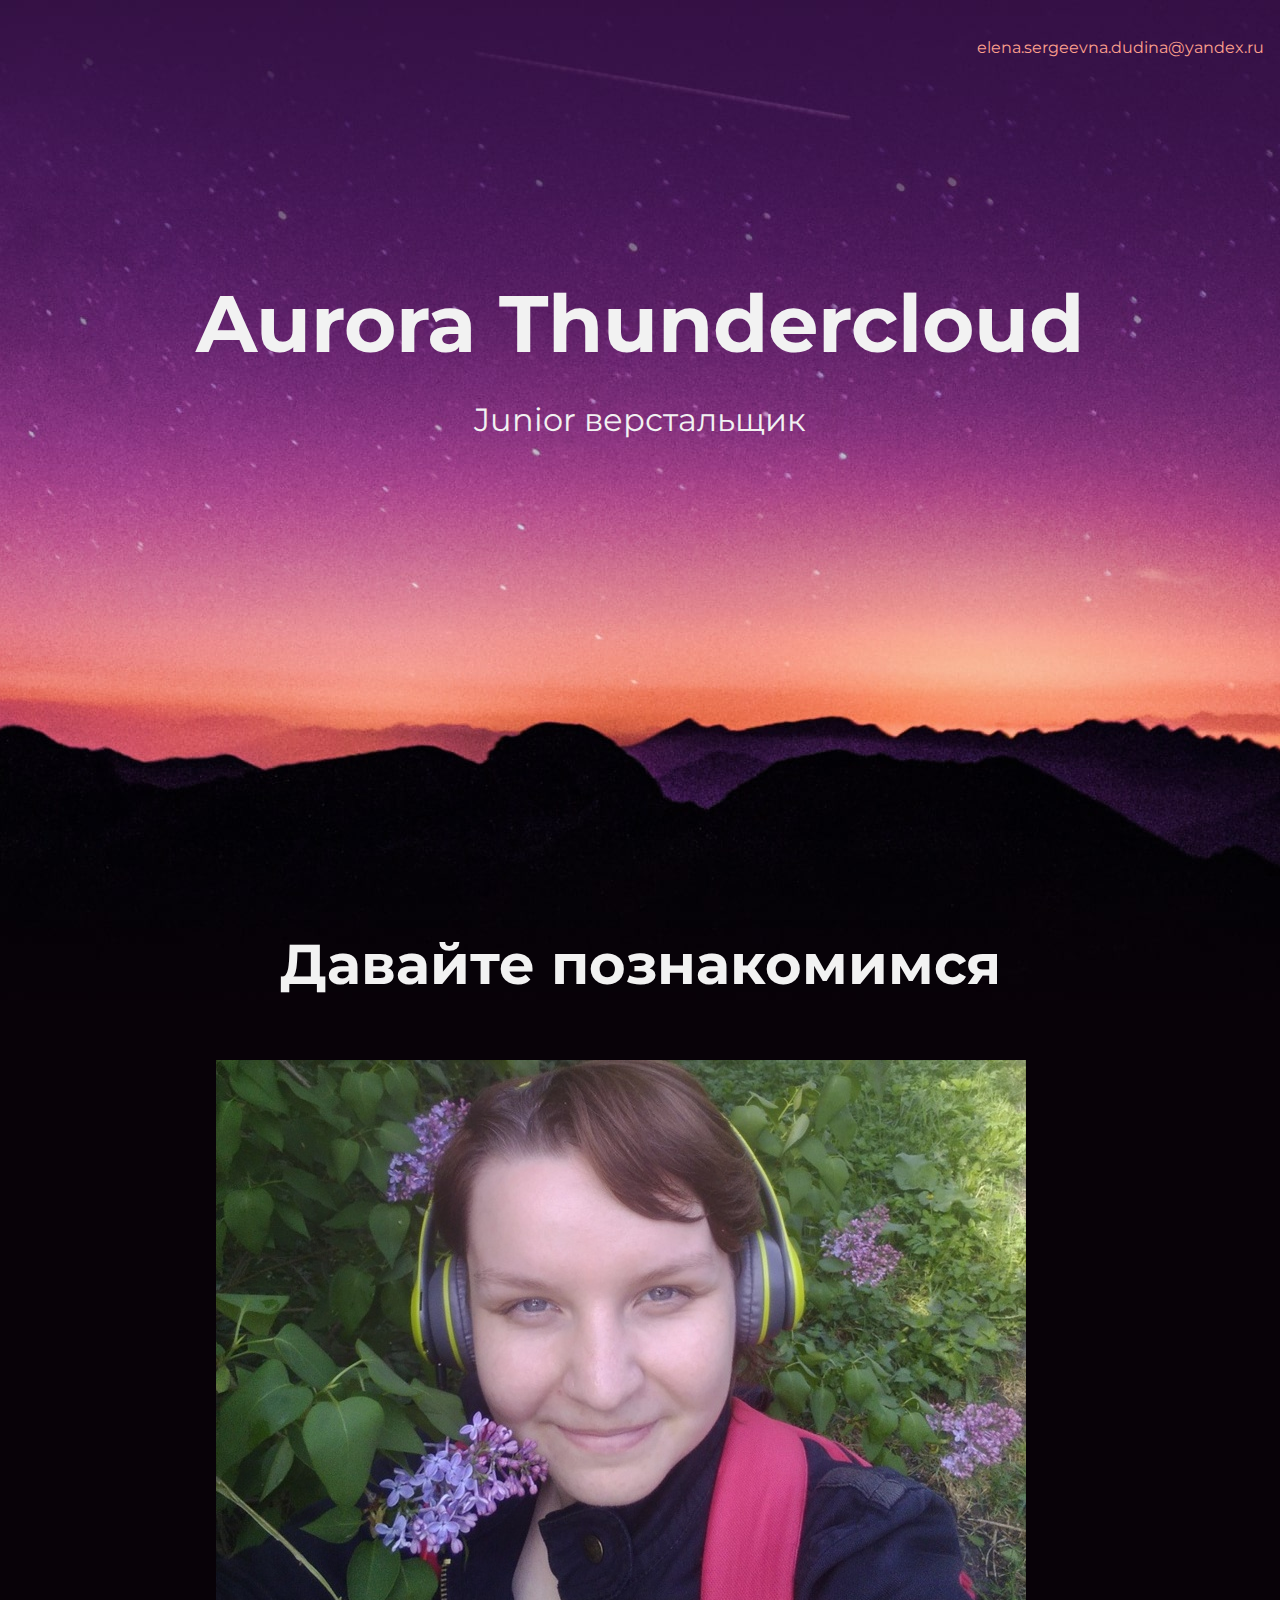
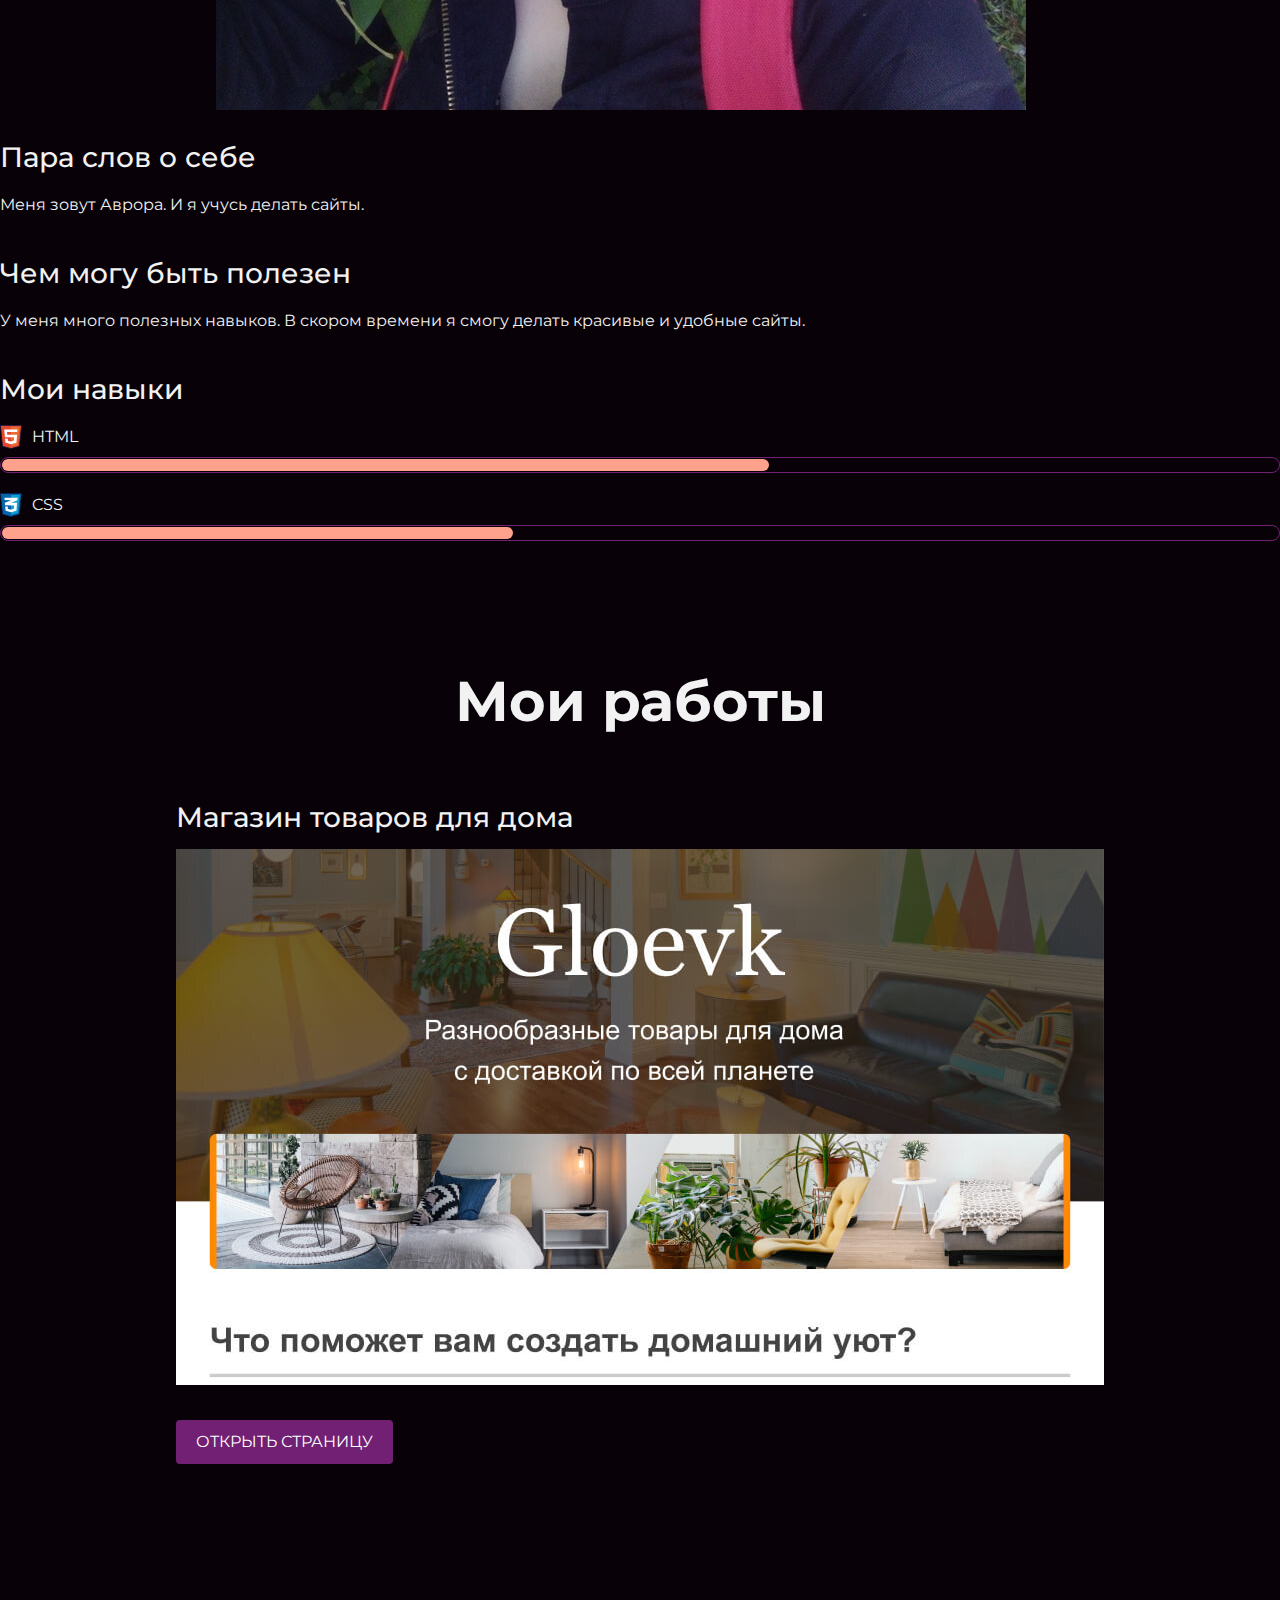
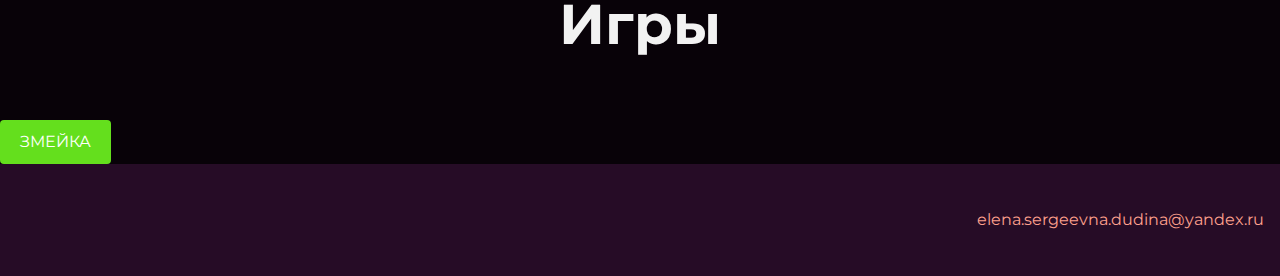
<file: index.html>
<!DOCTYPE html>
<html lang="ru">
  <head>
    <meta charset="UTF-8">
    <link rel="stylesheet" href="style.css">
    <title>Портфолио Junior верстальщика</title>
  	<link href="https://fonts.googleapis.com/css?family=Montserrat:400,500,700|Old+Standard+TT&display=swap&subset=cyrillic" rel="stylesheet">
  </head>

  <body>
    <header class="page-header">
  	 <div class="container">
       <a href="mailto:elena.sergeevna.dudina@yandex.ru">elena.sergeevna.dudina@yandex.ru</a>
	   </div>
    </header>

    <section class="hero-image">
	    <div class="container">
        <h1 class="heading">Aurora Thundercloud</h1>
        <p>Junior верстальщик</p>
	    </div>
    </section>

    <section class="intro">
	    <div class="container">
        <h2 class="subheading">Давайте познакомимся</h2>
	      <figure>
 	        <img src="files/user.jpg" width="810" height="650" alt="user-image">
		      <!-- width="928" height="536" -->
        </figure>
	    </div>

	    <div>
        <h3>Пара слов о себе</h3>
        <p>Меня зовут Аврора. И я учусь делать сайты.</p>
	    </div>

	    <div>
        <h3>Чем могу быть полезен</h3>
        <p>У меня много полезных навыков. В скором времени я смогу делать красивые и удобные сайты.</p>
	    </div>

	    <div class="skills">
	      <h3>Мои навыки</h3>
	      <dl class="skills-list">
	        <dt class="skill-html">HTML</dt>
		        <dd class="level"><div style="width: 60%;">60%</div></dd>
	      	<dt class="skill-css">CSS</dt>
		        <dd class="level"><div style="width: 40%;">40%</div></dd>
	    </div>
    </section>

    <section class="portfolio">
	    <div class="container">
        <h2 class="subheading">Мои работы</h2>
        <h3>Магазин товаров для дома</h3>
        <!--<p>Мой первый сайт.</p>-->
	      <figure class="project-image">
  	      <img src="files/project.jpg" width="928" height="536" alt="Cайт магазина товаров для дома">
	      </figure>
  	    <a class="button" href="source/project-gloevk/index.html">Открыть страницу</a>

        <!-- <h3>Блог начинающего верстальщика</h3>
        <p>Статический блог про обучение HTML и CSS.</p>-->
	    </div>
    </section>

    <section class = "games">
      <h2 class="subheading">Игры</h2>
      <div>
       <a class = "snake" href="snake/index.html">Змейка</a>

      </div>

    </section>

    <footer class="page-footer">
	   <div class="container">
        <a href="mailto:elena.sergeevna.dudina@yandex.ru">elena.sergeevna.dudina@yandex.ru</a>
	   </div>
    </footer>
  </body>
</html>
</file>
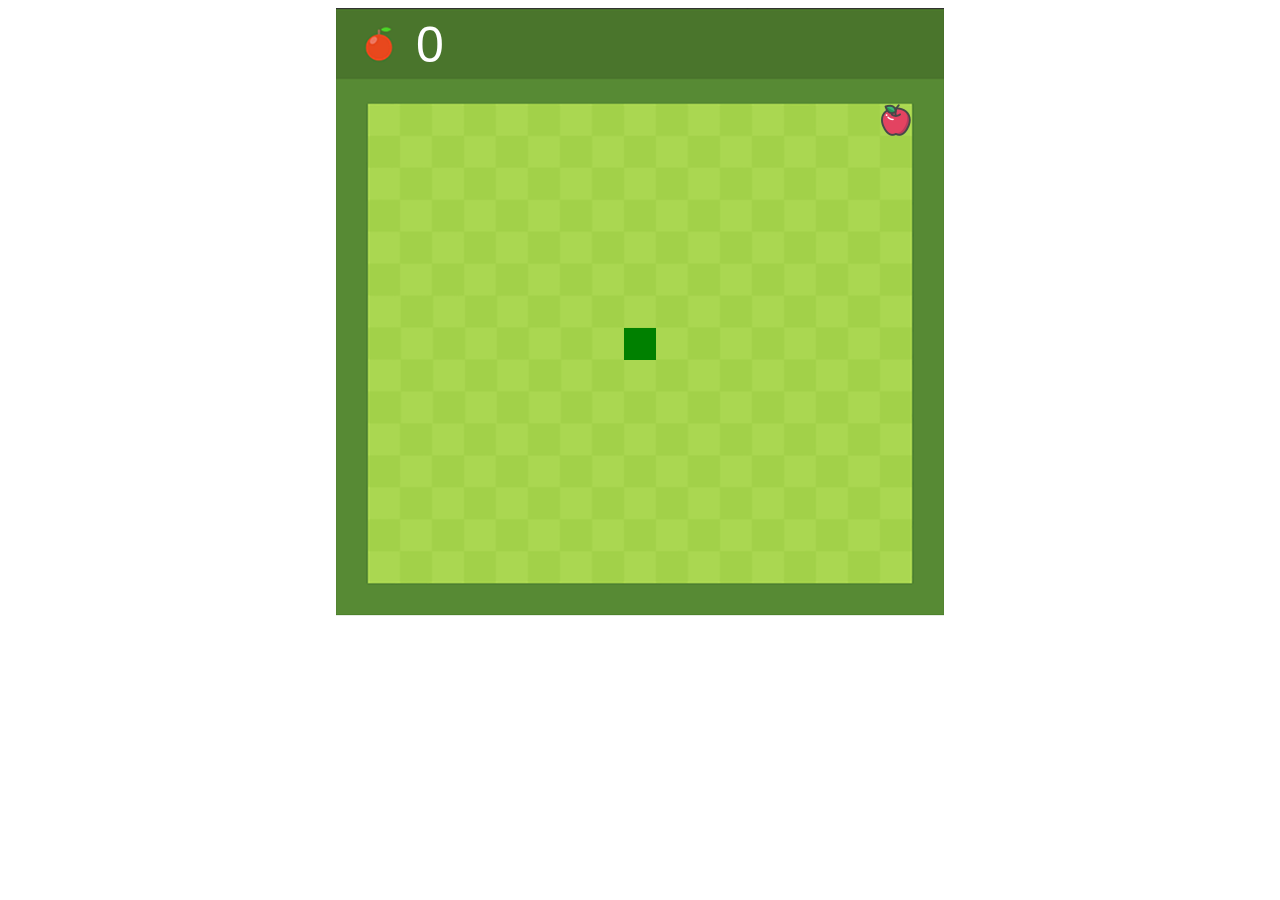
<file: snake/index.html>
<!DOCTYPE html>
<html lang="en">
<head>
    <meta charset="UTF-8">
    <meta http-equiv="X-UA-Compatible" content="IE=edge">
    <meta name="viewport" content="width=device-width, initial-scale=1.0">
    <title>Snake</title>
    <link rel="stylesheet" href="style.css">
</head>
<body>
    <canvas id='game' width="608" height="608"></canvas>
    <script src="game.js"></script>
</body>
</html>
</file>
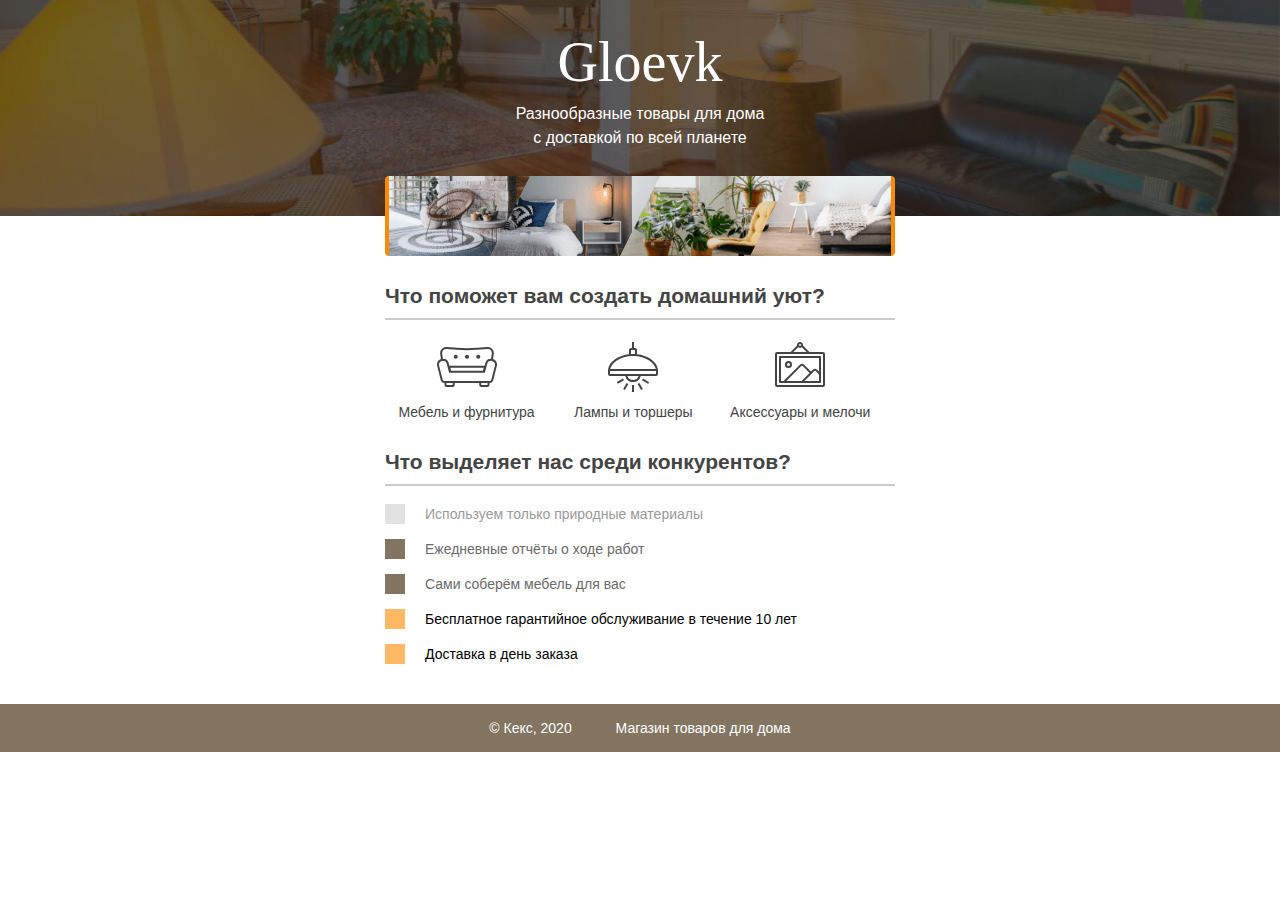
<file: source/project-gloevk/index.html>
<!DOCTYPE html>
<html lang="ru">
  <head>
    <meta charset="utf-8">
    <title>Магазин товаров для дома</title>
    <link rel="stylesheet" href="style.css">
  </head>
  <body>
    <header class="site-header">
      <div class="container">
        <h1>Gloevk</h1>
        <p>Разнообразные товары для дома с доставкой по всей планете</p>
        <img src="img/gloevk-examples.png" width="510" height="80" alt="Примеры интерьеров">
      </div>
    </header>

    <section class="features">
      <h2>Что поможет вам создать домашний уют?</h2>
      <p class="feature-furniture">Мебель и фурнитура</p>
      <p class="feature-lighting">Лампы и торшеры</p>
      <p class="feature-accessories">Аксессуары и мелочи</p>
    </section>

    <section class="advantages">
      <h2>Что выделяет нас среди конкурентов?</h2>
      <ul class="advantages-list">
        <li class="advantages-item">Используем только природные материалы</li>
        <li class="advantages-item standard">Ежедневные отчёты о ходе работ</li>
        <li class="advantages-item standard">Сами соберём мебель для вас</li>
        <li class="advantages-item vip">Бесплатное гарантийное обслуживание в течение 10 лет</li>
        <li class="advantages-item vip">Доставка в день заказа</li>
      </ul>
    </section>

    <footer class="site-footer">
      <div class="container">
        <p>© Кекс, 2020</p>
        <p>Магазин товаров для дома</p>
      </div>
    </footer>
  </body>
</html>
</file>
<file: style.css>
body {
  margin: 0;
  min-width: 960px;
  font-family: "Montserrat", "Helvetica", "Arial", sans-serif;
  font-size: 16px;
  line-height: 32px;
  color: #f2f2f2;
  background-color: #080208;
  background-image: url("img/hero-bg.jpg");
  background-repeat: no-repeat;
  background-position: top center;
}

.container {
  max-width: 928px;
  margin: 0 auto;
  padding: 0 16px;
}

.page-header {
  margin: 0 0 180px;
  padding: 32px 0 32px;
}

.page-header .container,
.page-footer .container {
  max-width: 1408px;
  text-align: right;
}

.page-header a {
  margin-left: 56px;
  color: #fea18d;
  text-decoration: none;
  background-repeat: no-repeat;
  background-position: left;
}

.header-email {
  padding-left: 30px;
  background-image: url("img/icon-email.svg");
}

.header-phone {
  padding-left: 25px;
  background-image: url("img/icon-phone.svg");
}

.hero-image {
  margin-bottom: 480px;
}

.hero-image .container {
  max-width: 1408px;
  text-align: center;
}

.heading {
  margin: 0 0 24px;
  font-size: 80px;
  line-height: 96px;
}

.hero-image p {
  margin: 0;
  font-size: 32px;
  line-height: 48px;
}

.intro {
  margin: 0 0 120px;
}

.subheading {
  margin: 0 0 56px;
  font-size: 56px;
  line-height: 80px;
  text-align: center;
}

.user-image {
  margin: 0 0 32px;
  text-align: center;
}

.intro h3,
.portfolio h3 {
  margin: 0 0 12px;
  font-size: 28px;
  line-height: 40px;
  font-weight: 500;
}

.intro p {
  margin: 0 0 32px;
}

.skills-list {
  margin: 0;
  padding: 0;
}

.skills-list dt {
  padding-left: 32px;
  background-repeat: no-repeat;
  background-position: left;
}

.skill-html {
  background-image: url("img/icon-html.svg");
}

.skill-css {
  background-image: url("img/icon-css.svg");
}

.level {
  margin: 4px 0 16px;
  padding: 0;
  height: 14px;
  font-size: 0;
  background-color: #080208;
  border: 1px solid #712073;
  border-radius: 8px;
}

.level div {
  margin: 1px;
  height: 12px;
  background-color: #fea18d;
  border-radius: 6px;
}

.portfolio {
  margin: 0 0 120px;
}

.projects {
  margin: 0;
  padding: 0;
  list-style: none;
}

.projects li {
  margin: 0 0 80px;
}

.project-image {
  margin: 0 0 24px;
  text-align: center;
}

.projects p {
  margin: 0 0 24px;
}

.button {
  padding: 6px 20px;
  display: inline-block;
  vertical-align: baseline;
  text-decoration: none;
  text-transform: uppercase;
  border-radius: 4px;
  background-color: #712073;
  color: #ffffff;
}

.snake {
  padding: 6px 20px;
  display: inline-block;
  vertical-align: baseline;
  text-decoration: none;
  text-transform: uppercase;
  border-radius: 4px;
  background-color: #64df1d;
  color: #ffffff;
}

.page-footer {
  padding: 40px 0;
  background-color: #260c26;
}

.page-footer a {
  margin-left: 56px;
  color: #fea18d;
  text-decoration: none;
  background-repeat: no-repeat;
  background-position: left;
}

.footer-email {
  padding-left: 30px;
  background-image: url("img/icon-email.svg");
}

.footer-phone {
  padding-left: 25px;
  background-image: url("img/icon-phone.svg");
}
</file>
<file: snake/style.css>
canvas{
    display: block;
    margin: 0 auto;
}
</file>
<file: source/project-gloevk/style.css>
body {
  margin: 0;
  padding: 0;
  font-family: "Arial", sans-serif;
  font-size: 14px;
  line-height: 20px;
  color: #444444;
}

h1 {
  width: 255px;
  margin: 0 auto 8px;
  font-family: "Georgia", serif;
  text-align: center;
  font-weight: normal;
  font-size: 56px;
  line-height: 64px;
}

h2 {
  border-bottom: 2px solid #cccccc;
  padding-bottom: 12px;
}

.container {
  width: 510px;
  margin: 0 auto;
  padding: 0 20px;
}

.site-header {
  min-width: 550px;
  height: 186px;
  margin-bottom: 70px;
  padding-top: 30px;
  background: #847462 no-repeat center url("img/gloevk-bg.jpg");
  background-size: cover;
  color: #ffffff;
}

.site-header p {
  width: 255px;
  margin: 0 auto 26px;
  text-align: center;
  font-size: 16px;
  line-height: 24px; 
}

.site-header img {
  display: block;
  margin: 0 auto;
}

.features {
  width: 510px;
  margin: 0 auto 30px;
  padding: 0 20px;
}

.features p {
  display: inline-block;
  vertical-align: top;
  width: 30%;
  margin: 0 5px;
  background-repeat: no-repeat;
  background-position: center top;
  text-align: center;
}

.feature-furniture {
  padding-top: 65px;
  background-image: url("img/furniture.svg");
}

.feature-lighting {
  padding-top: 65px;
  background-image: url("img/lighting.svg");
}

.feature-accessories {
  padding-top: 65px;
  background-image: url("img/accessories.svg");
}

.advantages {
  width: 510px;
  margin: 0 auto 40px;
  padding: 0 20px;
}

.advantages-list {
  padding: 0;
  list-style: none;  
}

.advantages-item {
  margin-bottom: 15px;
  padding-left: 20px;
  border-left: 20px solid #e2e2e2;
  color: #999999;
}

.standard {
  border-color: #847462;
  color: #6a6a6a;
}

.vip {
  border-color: #ffb864;
  color: #000000;
}

.site-footer {
  min-width: 550px;
  background-color: #847462;
  color: #ffffff;
}

.site-footer .container {
  text-align: center;
}

.site-footer p {
  display: inline-block;
  vertical-align: middle;
  padding: 0 20px;
}
</file>
